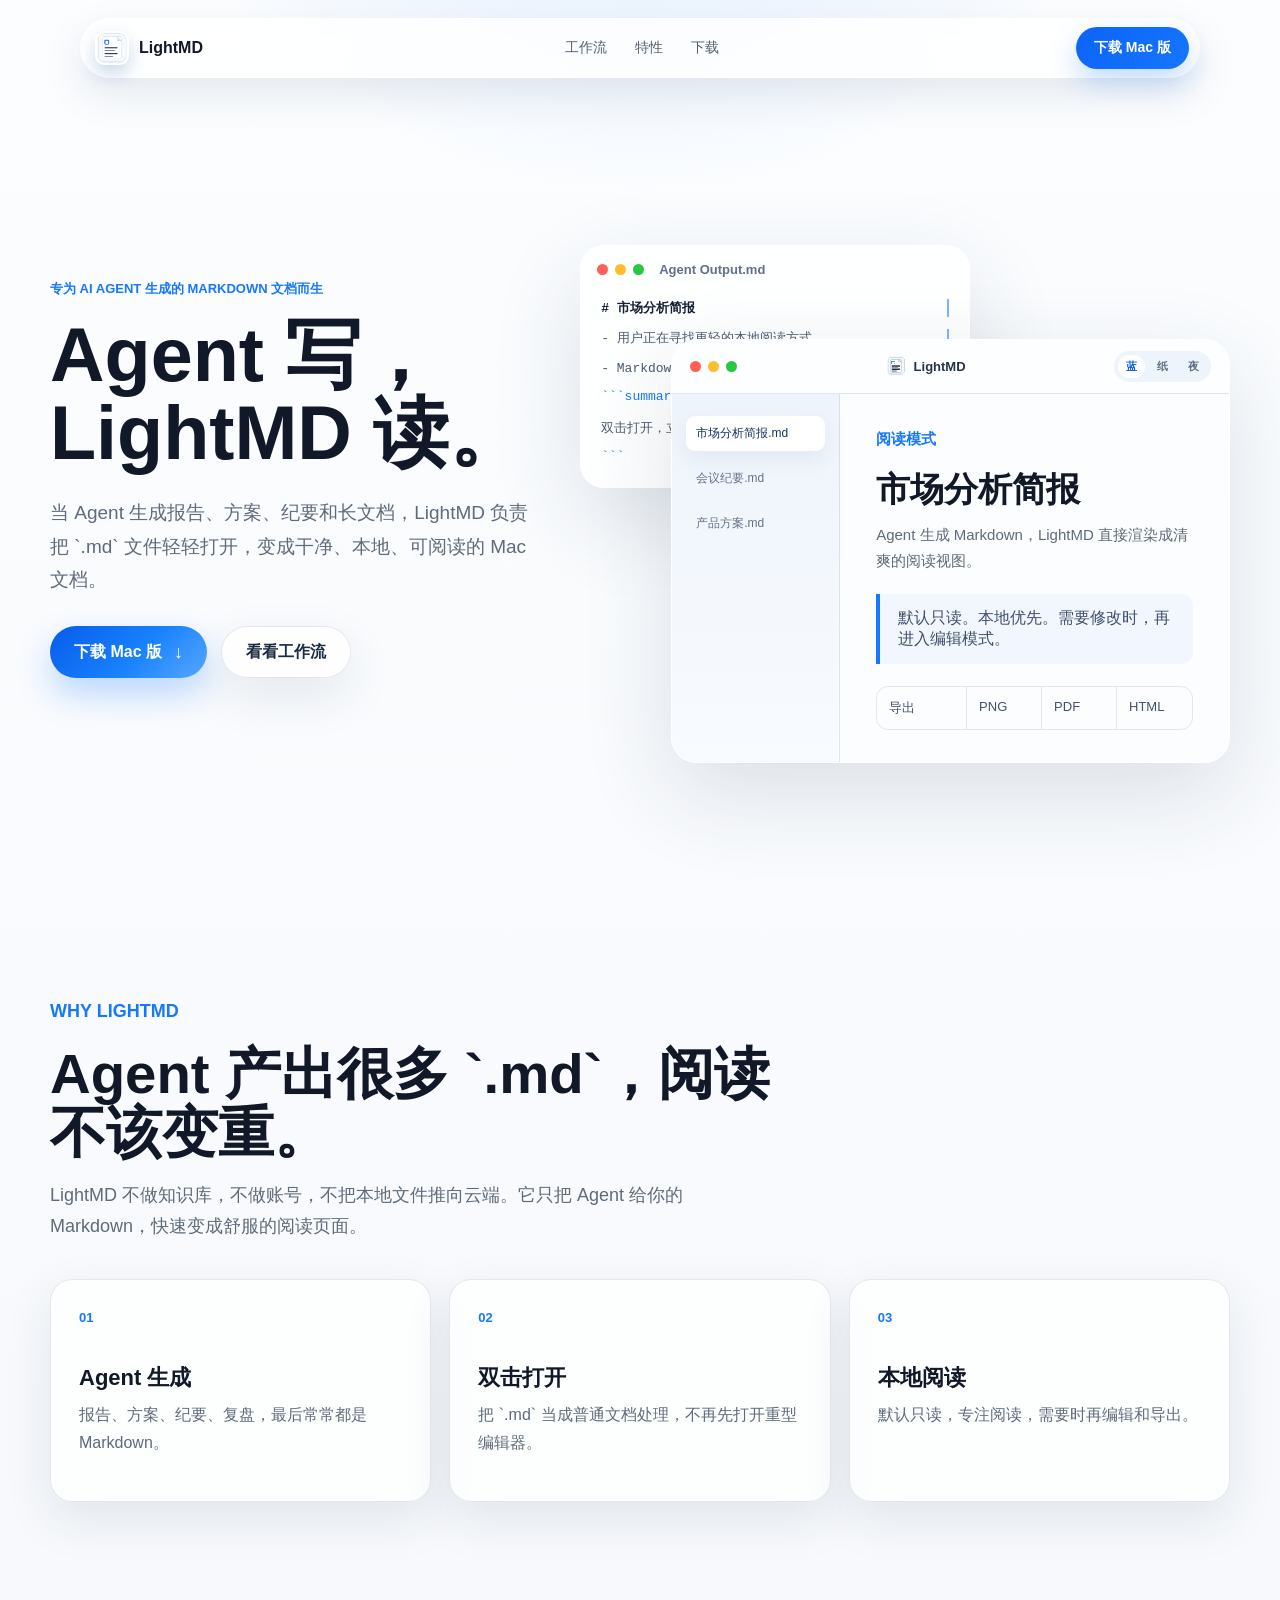
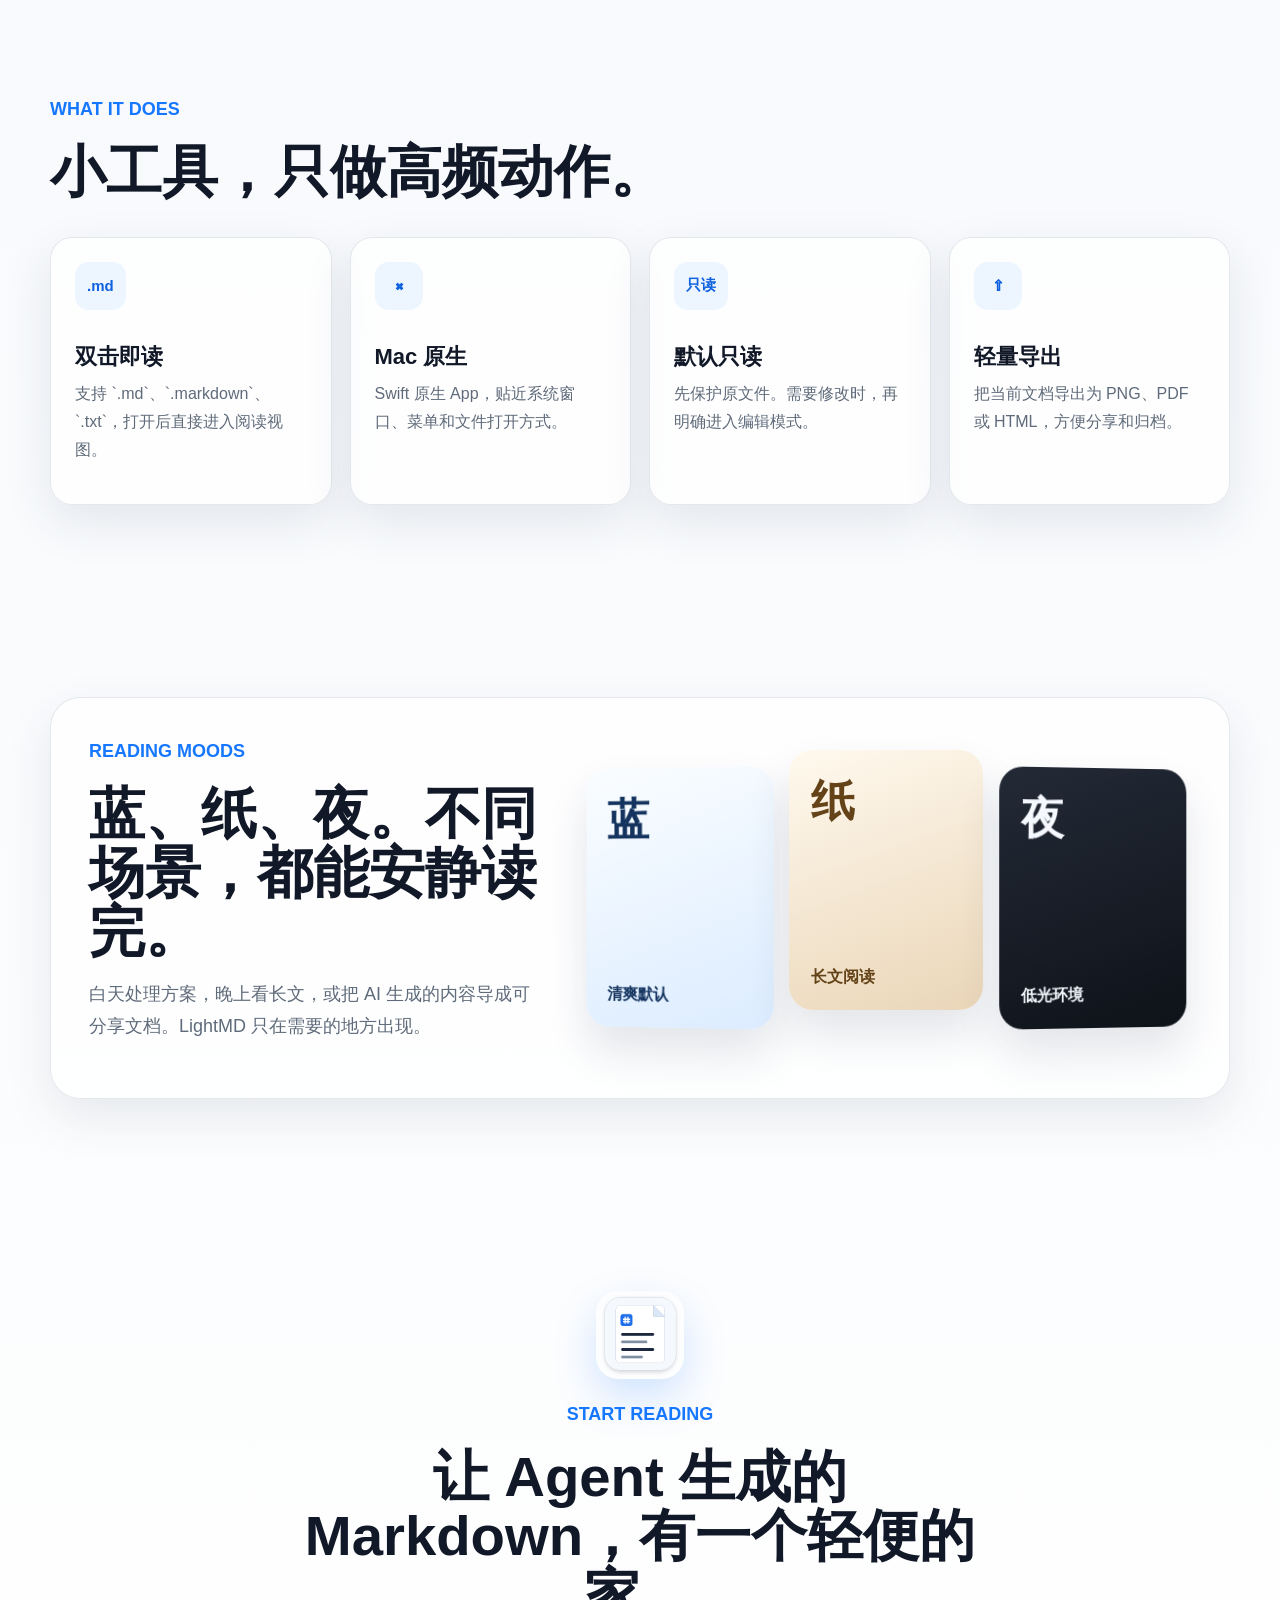
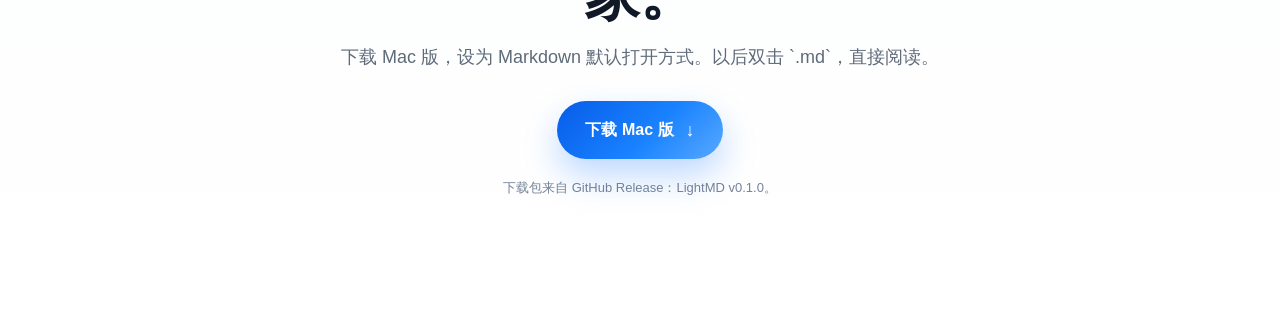
<file: index.html>
<!doctype html>
<html lang="zh-CN">
<head>
  <meta charset="utf-8">
  <meta name="viewport" content="width=device-width, initial-scale=1">
  <meta http-equiv="refresh" content="0; url=./site/">
  <title>LightMD</title>
  <link rel="canonical" href="./site/">
  <script>
    window.location.replace("./site/");
  </script>
</head>
<body>
  <p><a href="./site/">打开 LightMD 官网</a></p>
</body>
</html>
</file>
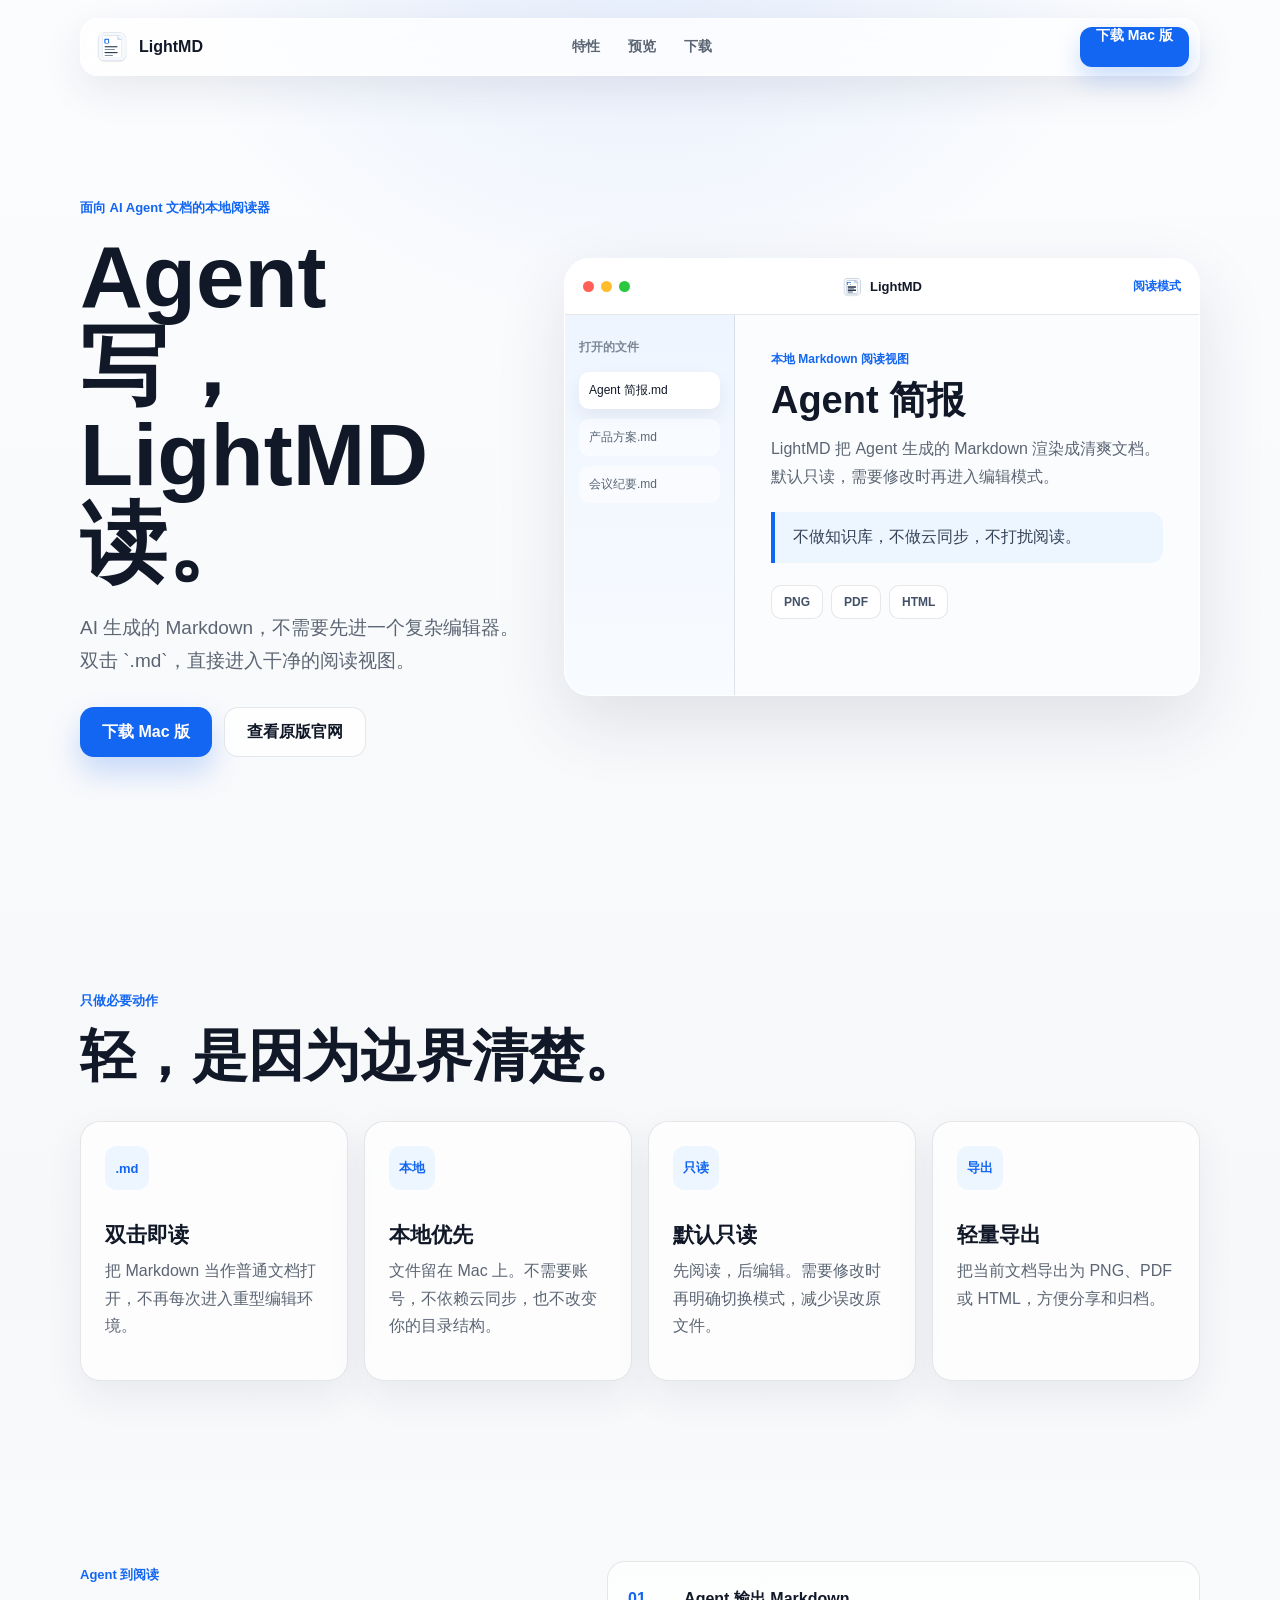
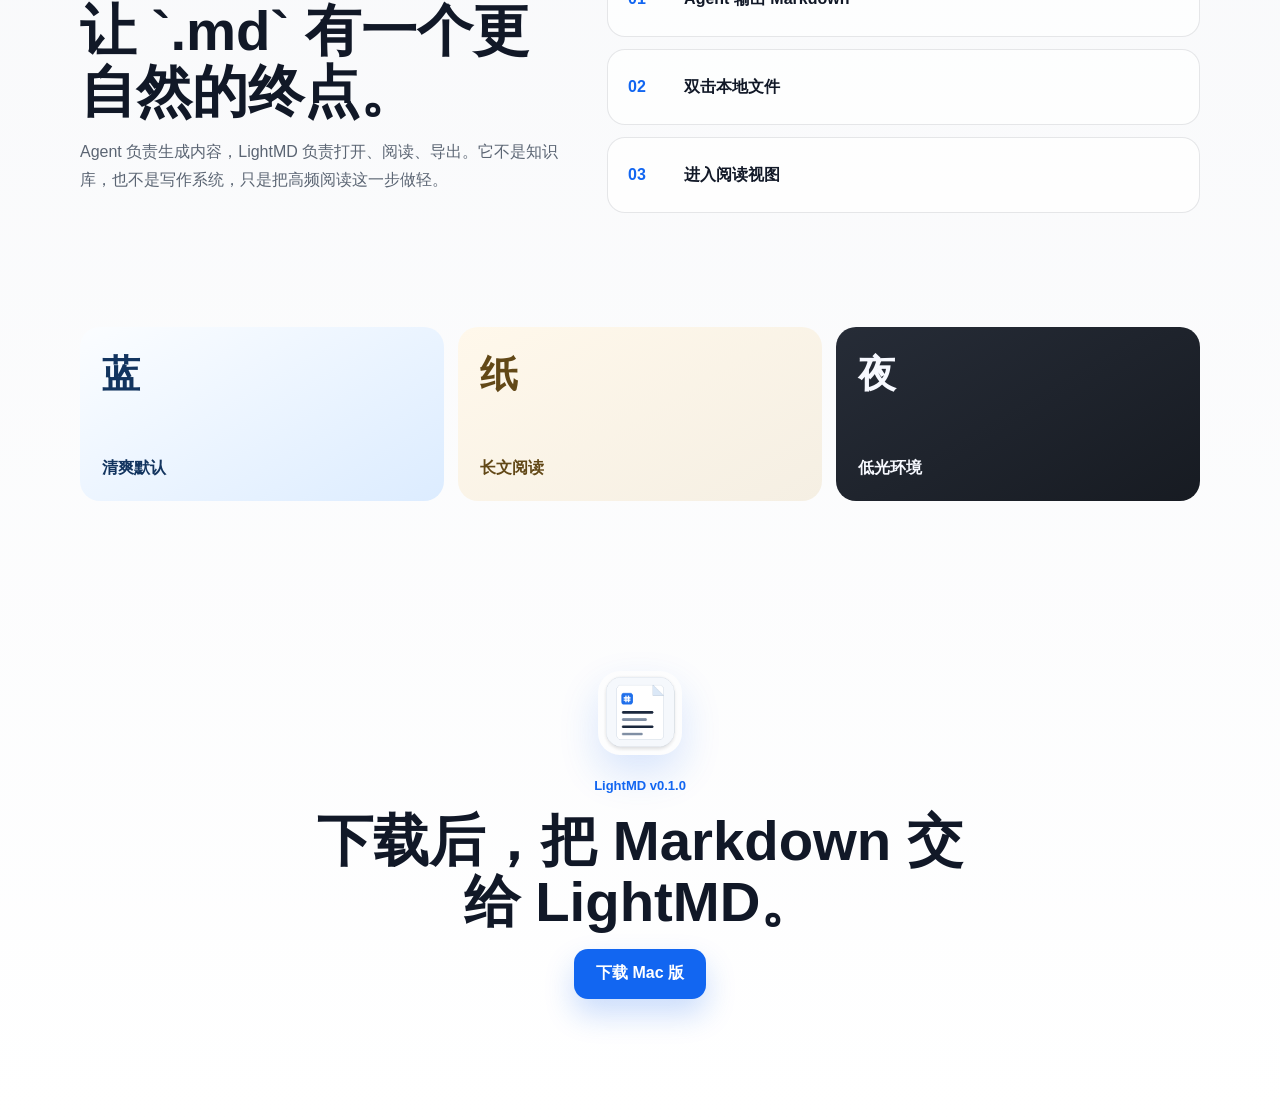
<file: site-v2/index.html>
<!doctype html>
<html lang="zh-CN">
<head>
  <meta charset="utf-8">
  <meta name="viewport" content="width=device-width, initial-scale=1">
  <title>LightMD v2 - Agent 写，LightMD 读</title>
  <meta name="description" content="LightMD 是给 AI Agent 生成的 Markdown 文档准备的轻量 Mac 阅读器。双击即读，本地优先，默认只读。">
  <link rel="icon" href="../Assets/AppIcon.iconset/icon_32x32.png">
  <link rel="stylesheet" href="./styles.css">
</head>
<body>
  <header class="site-header" aria-label="LightMD v2 导航">
    <a class="brand" href="#top" aria-label="LightMD 首页">
      <img src="../Assets/AppIcon.iconset/icon_128x128.png" alt="">
      <span>LightMD</span>
    </a>
    <nav aria-label="页面导航">
      <a href="#features">特性</a>
      <a href="#preview">预览</a>
      <a href="#download">下载</a>
    </nav>
    <a class="header-cta pressable" href="https://github.com/kellanxu/light-md-reader/releases/download/v0.1.0/LightMD.dmg">下载 Mac 版</a>
  </header>

  <main id="top">
    <section class="hero">
      <div class="hero-copy reveal">
        <p class="eyebrow">面向 AI Agent 文档的本地阅读器</p>
        <h1>Agent 写，LightMD 读。</h1>
        <p class="lead">AI 生成的 Markdown，不需要先进一个复杂编辑器。双击 `.md`，直接进入干净的阅读视图。</p>
        <div class="hero-actions">
          <a class="primary-button pressable" href="https://github.com/kellanxu/light-md-reader/releases/download/v0.1.0/LightMD.dmg">下载 Mac 版</a>
          <a class="secondary-button pressable" href="../site/">查看原版官网</a>
        </div>
      </div>

      <div class="product-preview reveal" aria-label="LightMD 阅读界面预览">
        <div class="window">
          <div class="window-bar">
            <div class="traffic" aria-hidden="true">
              <span></span><span></span><span></span>
            </div>
            <div class="window-title">
              <img src="../Assets/AppIcon.iconset/icon_32x32.png" alt="">
              <strong>LightMD</strong>
            </div>
            <div class="mode">阅读模式</div>
          </div>
          <div class="window-body">
            <aside>
              <p>打开的文件</p>
              <span class="active">Agent 简报.md</span>
              <span>产品方案.md</span>
              <span>会议纪要.md</span>
            </aside>
            <article>
              <small>本地 Markdown 阅读视图</small>
              <h2>Agent 简报</h2>
              <p>LightMD 把 Agent 生成的 Markdown 渲染成清爽文档。默认只读，需要修改时再进入编辑模式。</p>
              <blockquote>不做知识库，不做云同步，不打扰阅读。</blockquote>
              <div class="export-list">
                <span>PNG</span>
                <span>PDF</span>
                <span>HTML</span>
              </div>
            </article>
          </div>
        </div>
      </div>
    </section>

    <section id="features" class="feature-section">
      <div class="section-heading reveal">
        <p class="eyebrow">只做必要动作</p>
        <h2>轻，是因为边界清楚。</h2>
      </div>
      <div class="feature-grid">
        <article class="feature-card reveal">
          <span>.md</span>
          <h3>双击即读</h3>
          <p>把 Markdown 当作普通文档打开，不再每次进入重型编辑环境。</p>
        </article>
        <article class="feature-card reveal">
          <span>本地</span>
          <h3>本地优先</h3>
          <p>文件留在 Mac 上。不需要账号，不依赖云同步，也不改变你的目录结构。</p>
        </article>
        <article class="feature-card reveal">
          <span>只读</span>
          <h3>默认只读</h3>
          <p>先阅读，后编辑。需要修改时再明确切换模式，减少误改原文件。</p>
        </article>
        <article class="feature-card reveal">
          <span>导出</span>
          <h3>轻量导出</h3>
          <p>把当前文档导出为 PNG、PDF 或 HTML，方便分享和归档。</p>
        </article>
      </div>
    </section>

    <section id="preview" class="workflow-section">
      <div class="workflow-copy reveal">
        <p class="eyebrow">Agent 到阅读</p>
        <h2>让 `.md` 有一个更自然的终点。</h2>
        <p>Agent 负责生成内容，LightMD 负责打开、阅读、导出。它不是知识库，也不是写作系统，只是把高频阅读这一步做轻。</p>
      </div>
      <div class="workflow-list reveal">
        <div>
          <span>01</span>
          <p>Agent 输出 Markdown</p>
        </div>
        <div>
          <span>02</span>
          <p>双击本地文件</p>
        </div>
        <div>
          <span>03</span>
          <p>进入阅读视图</p>
        </div>
      </div>
    </section>

    <section class="theme-section">
      <div class="theme-card blue reveal">
        <strong>蓝</strong>
        <span>清爽默认</span>
      </div>
      <div class="theme-card paper reveal">
        <strong>纸</strong>
        <span>长文阅读</span>
      </div>
      <div class="theme-card night reveal">
        <strong>夜</strong>
        <span>低光环境</span>
      </div>
    </section>

    <section id="download" class="download-section reveal">
      <img src="../Assets/AppIcon.iconset/icon_256x256.png" alt="LightMD 图标">
      <p class="eyebrow">LightMD v0.1.0</p>
      <h2>下载后，把 Markdown 交给 LightMD。</h2>
      <a class="primary-button pressable" href="https://github.com/kellanxu/light-md-reader/releases/download/v0.1.0/LightMD.dmg">下载 Mac 版</a>
    </section>
  </main>

  <script src="./main.js"></script>
</body>
</html>
</file>
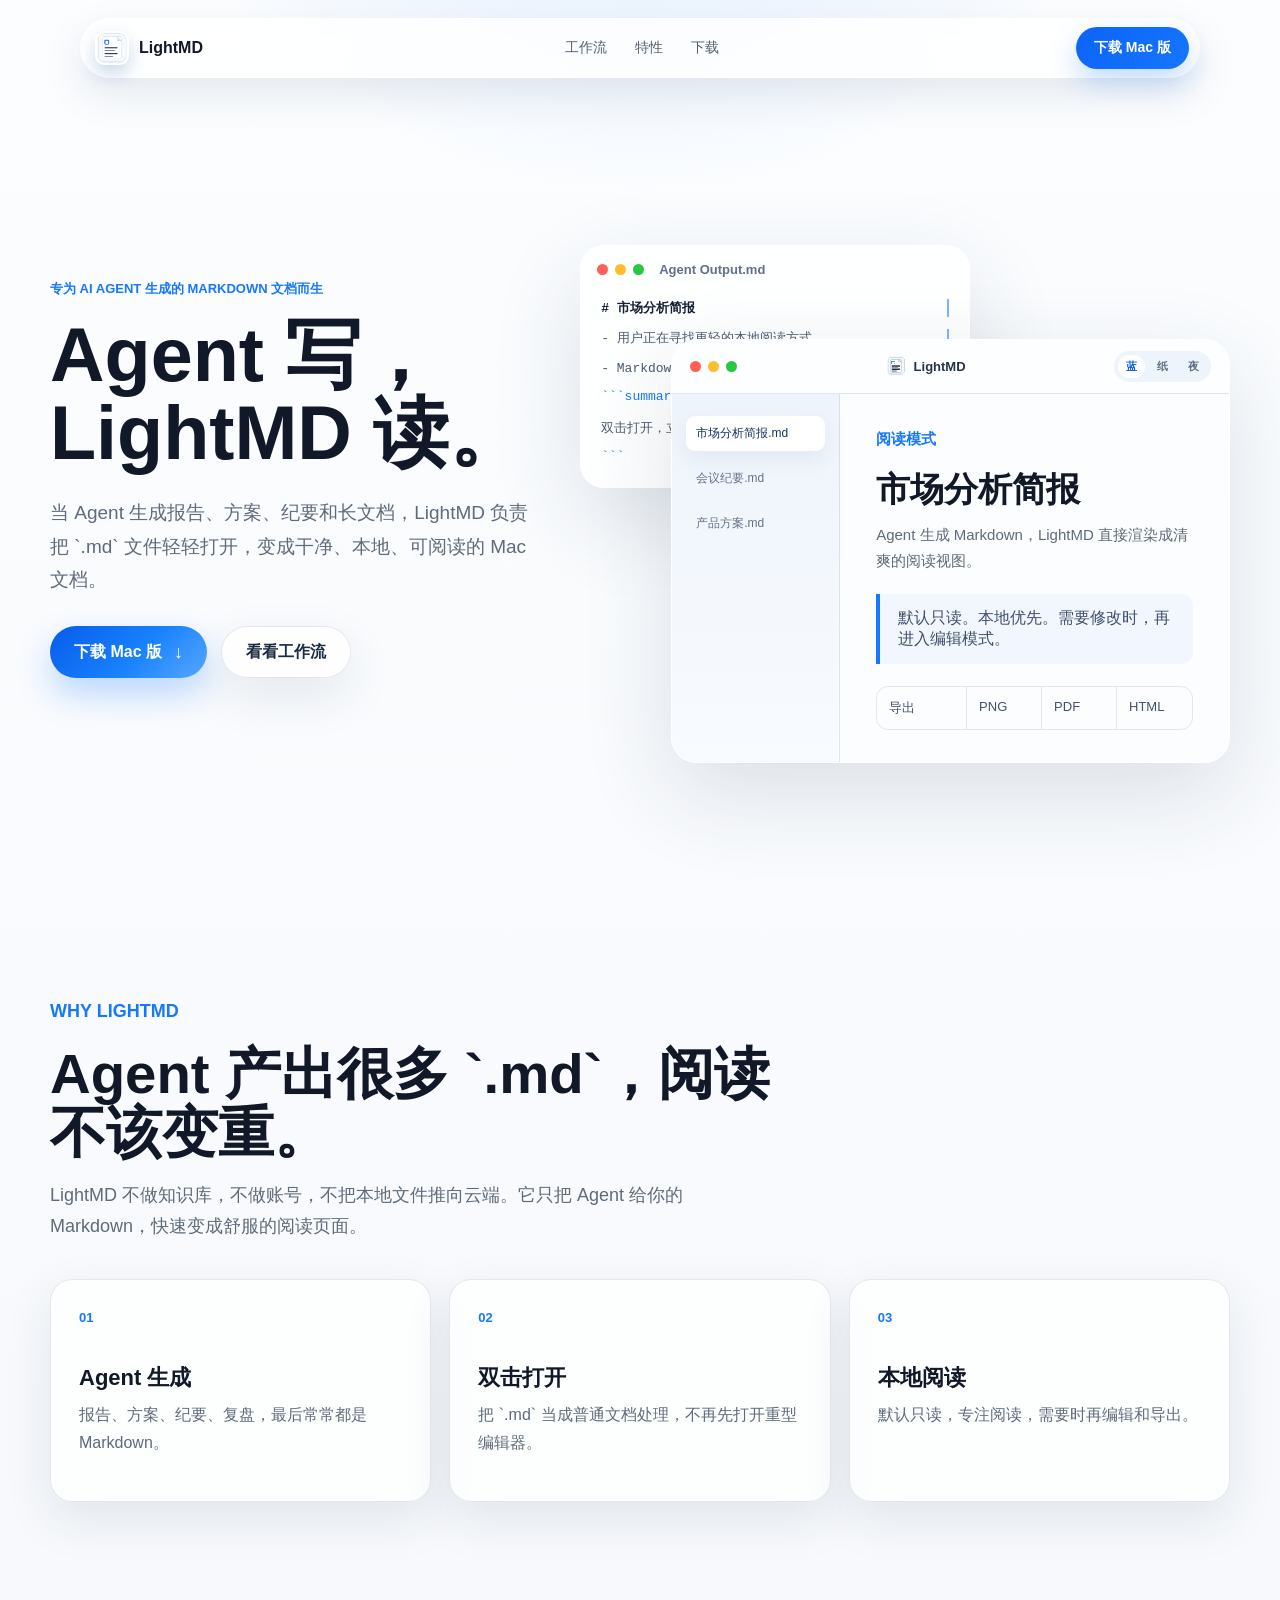
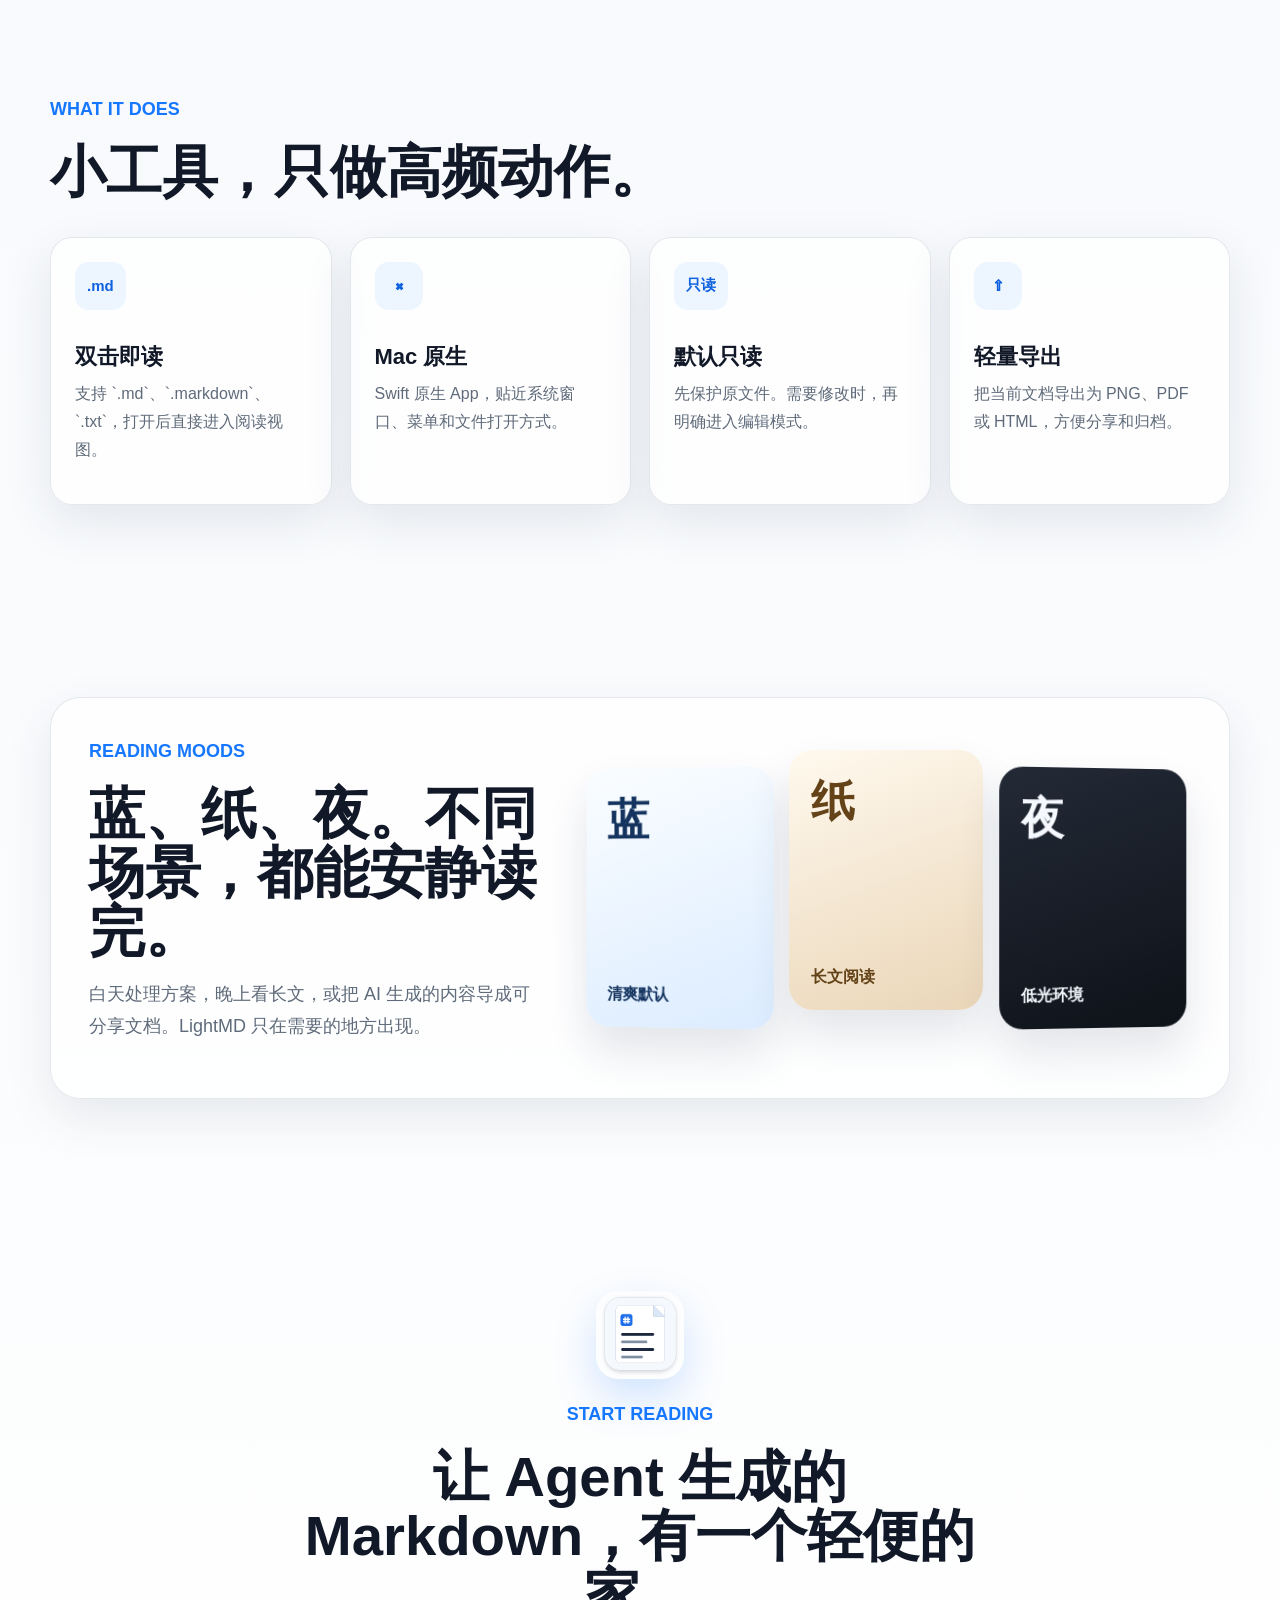
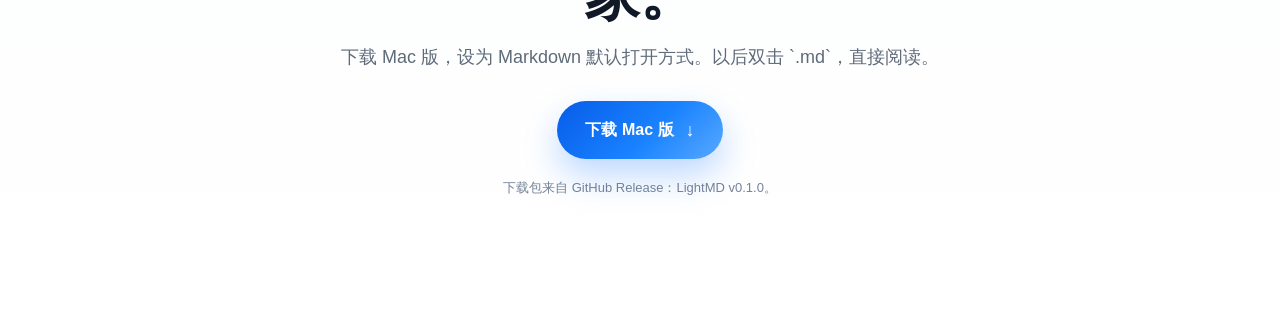
<file: site/index.html>
<!doctype html>
<html lang="zh-CN">
<head>
  <meta charset="utf-8">
  <meta name="viewport" content="width=device-width, initial-scale=1">
  <title>LightMD - Agent 写，LightMD 读</title>
  <meta name="description" content="LightMD 是专为 AI Agent 生成的 Markdown 文档准备的轻量 Mac 阅读器。双击即读，本地优先，默认只读。">
  <link rel="icon" href="../Assets/AppIcon.iconset/icon_32x32.png">
  <link rel="stylesheet" href="./styles.css">
</head>
<body>
  <div class="page-shell">
    <header class="site-header" aria-label="LightMD 官网导航">
      <a class="brand" href="#top" aria-label="LightMD 首页">
        <img src="../Assets/AppIcon.iconset/icon_128x128.png" alt="" class="brand-icon">
        <span>LightMD</span>
      </a>
      <nav class="nav-links" aria-label="页面导航">
        <a href="#flow">工作流</a>
        <a href="#features">特性</a>
        <a href="#download">下载</a>
      </nav>
      <a class="nav-download pressable" href="https://github.com/kellanxu/light-md-reader/releases/download/v0.1.0/LightMD.dmg">下载 Mac 版</a>
    </header>

    <main id="top">
      <section class="hero section-band">
        <div class="hero-copy reveal">
          <p class="eyebrow">专为 AI Agent 生成的 Markdown 文档而生</p>
          <h1>Agent 写，<br>LightMD 读。</h1>
          <p class="hero-subtitle">当 Agent 生成报告、方案、纪要和长文档，LightMD 负责把 `.md` 文件轻轻打开，变成干净、本地、可阅读的 Mac 文档。</p>
          <div class="hero-actions">
            <a class="primary-button pressable sparkle-target" href="https://github.com/kellanxu/light-md-reader/releases/download/v0.1.0/LightMD.dmg">
              <span>下载 Mac 版</span>
              <span class="button-arrow">↓</span>
            </a>
            <a class="secondary-button pressable" href="#flow">看看工作流</a>
          </div>
        </div>

        <div class="hero-stage reveal" aria-label="Agent 生成 Markdown 后由 LightMD 阅读的动态演示">
          <div class="flow-rail" aria-hidden="true">
            <span></span>
          </div>
          <article class="agent-panel demo-card" aria-label="Agent 生成的 Markdown">
            <div class="panel-top">
              <span class="dot red"></span>
              <span class="dot yellow"></span>
              <span class="dot green"></span>
              <strong>Agent Output.md</strong>
            </div>
            <div class="markdown-lines" aria-hidden="true">
              <span class="line title"># 市场分析简报</span>
              <span class="line wide">- 用户正在寻找更轻的本地阅读方式</span>
              <span class="line mid">- Markdown 是 Agent 的默认产物</span>
              <span class="line code">```summary</span>
              <span class="line short">双击打开，立即阅读</span>
              <span class="line code">```</span>
            </div>
          </article>

          <article class="reader-window demo-card" aria-label="LightMD 阅读界面预览">
            <div class="window-bar">
              <div class="traffic">
                <span class="dot red"></span>
                <span class="dot yellow"></span>
                <span class="dot green"></span>
              </div>
              <div class="window-title">
                <img src="../Assets/AppIcon.iconset/icon_32x32.png" alt="">
                <span>LightMD</span>
              </div>
              <div class="theme-switch" aria-hidden="true">
                <span>蓝</span><span>纸</span><span>夜</span>
              </div>
            </div>
            <div class="reader-body">
              <aside class="reader-sidebar">
                <span class="file-pill active">市场分析简报.md</span>
                <span class="file-pill">会议纪要.md</span>
                <span class="file-pill">产品方案.md</span>
              </aside>
              <section class="reader-content">
                <p class="doc-label">阅读模式</p>
                <h2>市场分析简报</h2>
                <p>Agent 生成 Markdown，LightMD 直接渲染成清爽的阅读视图。</p>
                <blockquote>默认只读。本地优先。需要修改时，再进入编辑模式。</blockquote>
                <div class="doc-table">
                  <span>导出</span><span>PNG</span><span>PDF</span><span>HTML</span>
                </div>
              </section>
            </div>
          </article>
        </div>
      </section>

      <section id="flow" class="flow-section section-band">
        <div class="section-heading reveal">
          <p class="eyebrow">Why LightMD</p>
          <h2>Agent 产出很多 `.md`，阅读不该变重。</h2>
          <p>LightMD 不做知识库，不做账号，不把本地文件推向云端。它只把 Agent 给你的 Markdown，快速变成舒服的阅读页面。</p>
        </div>
        <div class="workflow reveal">
          <div class="workflow-step">
            <span class="step-index">01</span>
            <h3>Agent 生成</h3>
            <p>报告、方案、纪要、复盘，最后常常都是 Markdown。</p>
          </div>
          <div class="workflow-step">
            <span class="step-index">02</span>
            <h3>双击打开</h3>
            <p>把 `.md` 当成普通文档处理，不再先打开重型编辑器。</p>
          </div>
          <div class="workflow-step">
            <span class="step-index">03</span>
            <h3>本地阅读</h3>
            <p>默认只读，专注阅读，需要时再编辑和导出。</p>
          </div>
        </div>
      </section>

      <section id="features" class="features-section section-band">
        <div class="section-heading reveal">
          <p class="eyebrow">What it does</p>
          <h2>小工具，只做高频动作。</h2>
        </div>
        <div class="feature-grid">
          <article class="feature-card reveal pressable">
            <span class="feature-icon">.md</span>
            <h3>双击即读</h3>
            <p>支持 `.md`、`.markdown`、`.txt`，打开后直接进入阅读视图。</p>
          </article>
          <article class="feature-card reveal pressable">
            <span class="feature-icon">⌘</span>
            <h3>Mac 原生</h3>
            <p>Swift 原生 App，贴近系统窗口、菜单和文件打开方式。</p>
          </article>
          <article class="feature-card reveal pressable">
            <span class="feature-icon">只读</span>
            <h3>默认只读</h3>
            <p>先保护原文件。需要修改时，再明确进入编辑模式。</p>
          </article>
          <article class="feature-card reveal pressable">
            <span class="feature-icon">⇧</span>
            <h3>轻量导出</h3>
            <p>把当前文档导出为 PNG、PDF 或 HTML，方便分享和归档。</p>
          </article>
        </div>
      </section>

      <section class="themes-section section-band">
        <div class="theme-showcase reveal">
          <div class="theme-copy">
            <p class="eyebrow">Reading moods</p>
            <h2>蓝、纸、夜。不同场景，都能安静读完。</h2>
            <p>白天处理方案，晚上看长文，或把 AI 生成的内容导成可分享文档。LightMD 只在需要的地方出现。</p>
          </div>
          <div class="theme-stack" aria-label="LightMD 三套主题预览">
            <div class="theme-card blue-theme">
              <span>蓝</span>
              <strong>清爽默认</strong>
            </div>
            <div class="theme-card paper-theme">
              <span>纸</span>
              <strong>长文阅读</strong>
            </div>
            <div class="theme-card night-theme">
              <span>夜</span>
              <strong>低光环境</strong>
            </div>
          </div>
        </div>
      </section>

      <section id="download" class="download-section section-band reveal">
        <img src="../Assets/AppIcon.iconset/icon_256x256.png" alt="LightMD 图标" class="download-icon">
        <p class="eyebrow">Start reading</p>
        <h2>让 Agent 生成的 Markdown，有一个轻便的家。</h2>
        <p>下载 Mac 版，设为 Markdown 默认打开方式。以后双击 `.md`，直接阅读。</p>
        <a class="primary-button large pressable sparkle-target" href="https://github.com/kellanxu/light-md-reader/releases/download/v0.1.0/LightMD.dmg">
          <span>下载 Mac 版</span>
          <span class="button-arrow">↓</span>
        </a>
        <p class="download-note">下载包来自 GitHub Release：LightMD v0.1.0。</p>
      </section>
    </main>
  </div>

  <script src="./main.js"></script>
</body>
</html>
</file>
<file: site-v2/styles.css>
:root {
  --bg: #f7f8fa;
  --surface: rgba(255, 255, 255, 0.78);
  --surface-solid: #ffffff;
  --ink: #111827;
  --muted: #5b6573;
  --faint: #e7ebf0;
  --line: rgba(17, 24, 39, 0.1);
  --blue: #1266f1;
  --blue-soft: #edf5ff;
  --paper: #f5efe3;
  --night: #171b22;
  --shadow: 0 26px 70px rgba(30, 45, 68, 0.12);
}

* {
  box-sizing: border-box;
}

html {
  scroll-behavior: smooth;
}

body {
  margin: 0;
  color: var(--ink);
  font-family: -apple-system, BlinkMacSystemFont, "SF Pro Display", "SF Pro Text", "PingFang SC", "Hiragino Sans GB", "Microsoft YaHei", sans-serif;
  background:
    radial-gradient(circle at 50% -8%, rgba(18, 102, 241, 0.13), transparent 34rem),
    linear-gradient(180deg, #fbfcfe 0%, var(--bg) 46%, #ffffff 100%);
  letter-spacing: 0;
}

a {
  color: inherit;
  text-decoration: none;
}

.site-header {
  position: fixed;
  top: 18px;
  left: 50%;
  z-index: 20;
  display: grid;
  grid-template-columns: 1fr auto 1fr;
  align-items: center;
  width: min(1120px, calc(100% - 32px));
  min-height: 58px;
  padding: 8px 10px 8px 14px;
  border: 1px solid rgba(255, 255, 255, 0.72);
  border-radius: 18px;
  background: rgba(255, 255, 255, 0.72);
  box-shadow: 0 14px 40px rgba(30, 45, 68, 0.09);
  backdrop-filter: blur(22px);
  transform: translateX(-50%);
}

.brand,
.site-header nav,
.hero-actions,
.traffic,
.window-title,
.export-list {
  display: flex;
  align-items: center;
}

.brand {
  gap: 10px;
  justify-self: start;
  font-size: 16px;
  font-weight: 750;
}

.brand img {
  width: 34px;
  height: 34px;
  border-radius: 9px;
}

.site-header nav {
  gap: 28px;
  justify-self: center;
  color: var(--muted);
  font-size: 14px;
  font-weight: 650;
}

.header-cta {
  justify-self: end;
  min-height: 40px;
  padding: 0 16px;
  border-radius: 12px;
  color: #ffffff;
  font-size: 14px;
  font-weight: 750;
  background: var(--blue);
  box-shadow: 0 12px 26px rgba(18, 102, 241, 0.22);
}

.hero,
.feature-section,
.workflow-section,
.theme-section,
.download-section {
  width: min(1120px, calc(100% - 40px));
  margin: 0 auto;
}

.hero {
  display: grid;
  grid-template-columns: minmax(0, 0.82fr) minmax(520px, 1.18fr);
  gap: 42px;
  align-items: center;
  min-height: 100vh;
  padding: 128px 0 74px;
}

.eyebrow {
  margin: 0 0 14px;
  color: var(--blue);
  font-size: 13px;
  font-weight: 760;
}

h1,
h2,
h3,
p {
  margin-top: 0;
}

h1 {
  max-width: 610px;
  margin-bottom: 24px;
  font-size: clamp(54px, 6.8vw, 88px);
  line-height: 1.02;
  font-weight: 820;
  letter-spacing: 0;
}

h2 {
  margin-bottom: 16px;
  font-size: clamp(34px, 4.4vw, 58px);
  line-height: 1.08;
  font-weight: 800;
  letter-spacing: 0;
}

h3 {
  margin-bottom: 10px;
  font-size: 21px;
  line-height: 1.2;
}

p {
  color: var(--muted);
  line-height: 1.72;
}

.lead {
  max-width: 560px;
  margin-bottom: 30px;
  font-size: 19px;
}

.hero-actions {
  flex-wrap: wrap;
  gap: 12px;
}

.primary-button,
.secondary-button {
  display: inline-flex;
  align-items: center;
  justify-content: center;
  min-height: 50px;
  padding: 0 22px;
  border-radius: 14px;
  font-size: 16px;
  font-weight: 760;
  transition: transform 160ms ease, box-shadow 160ms ease, border-color 160ms ease;
}

.primary-button {
  color: #ffffff;
  background: var(--blue);
  box-shadow: 0 15px 30px rgba(18, 102, 241, 0.22);
}

.secondary-button {
  border: 1px solid var(--line);
  color: var(--ink);
  background: rgba(255, 255, 255, 0.78);
}

.pressable:hover {
  transform: translateY(-1px);
}

.pressable:active,
.pressable.is-pressed {
  transform: scale(0.985);
}

.product-preview {
  position: relative;
}

.window {
  overflow: hidden;
  border: 1px solid rgba(255, 255, 255, 0.84);
  border-radius: 26px;
  background: var(--surface);
  box-shadow: var(--shadow);
  backdrop-filter: blur(20px);
}

.window-bar {
  display: grid;
  grid-template-columns: 1fr auto 1fr;
  align-items: center;
  height: 56px;
  padding: 0 18px;
  border-bottom: 1px solid var(--line);
  background: rgba(255, 255, 255, 0.78);
}

.traffic {
  gap: 7px;
}

.traffic span {
  width: 11px;
  height: 11px;
  border-radius: 999px;
}

.traffic span:nth-child(1) { background: #ff5f57; }
.traffic span:nth-child(2) { background: #ffbd2e; }
.traffic span:nth-child(3) { background: #28c840; }

.window-title {
  gap: 8px;
  justify-self: center;
  font-size: 13px;
}

.window-title img {
  width: 20px;
  height: 20px;
  border-radius: 5px;
}

.mode {
  justify-self: end;
  color: var(--blue);
  font-size: 12px;
  font-weight: 760;
}

.window-body {
  display: grid;
  grid-template-columns: 170px 1fr;
  min-height: 380px;
  background: #fbfcfe;
}

.window-body aside {
  padding: 22px 14px;
  border-right: 1px solid var(--line);
  background: linear-gradient(180deg, #eef5ff, #f8fbff);
}

.window-body aside p {
  margin-bottom: 14px;
  color: #7a8795;
  font-size: 12px;
  font-weight: 750;
}

.window-body aside span {
  display: block;
  margin-bottom: 10px;
  padding: 10px;
  border-radius: 10px;
  color: #586575;
  font-size: 12px;
  background: rgba(255, 255, 255, 0.54);
}

.window-body aside .active {
  color: var(--ink);
  background: #ffffff;
  box-shadow: 0 8px 18px rgba(30, 45, 68, 0.07);
}

.window-body article {
  padding: 34px 36px;
}

.window-body small {
  color: var(--blue);
  font-size: 12px;
  font-weight: 760;
}

.window-body h2 {
  margin: 12px 0 14px;
  font-size: 38px;
}

blockquote {
  margin: 22px 0;
  padding: 15px 18px;
  border-left: 4px solid var(--blue);
  border-radius: 0 13px 13px 0;
  color: #344257;
  background: var(--blue-soft);
}

.export-list {
  gap: 8px;
}

.export-list span {
  padding: 9px 12px;
  border: 1px solid var(--line);
  border-radius: 10px;
  color: #425167;
  font-size: 12px;
  font-weight: 760;
  background: #ffffff;
}

.feature-section,
.workflow-section,
.download-section {
  padding: 90px 0;
}

.section-heading,
.workflow-copy {
  max-width: 720px;
  margin-bottom: 34px;
}

.feature-grid {
  display: grid;
  grid-template-columns: repeat(4, 1fr);
  gap: 16px;
}

.feature-card {
  min-height: 230px;
  padding: 24px;
  border: 1px solid var(--line);
  border-radius: 20px;
  background: rgba(255, 255, 255, 0.7);
  box-shadow: 0 16px 38px rgba(30, 45, 68, 0.07);
}

.feature-card span {
  display: inline-flex;
  align-items: center;
  justify-content: center;
  min-width: 44px;
  height: 44px;
  margin-bottom: 32px;
  padding: 0 10px;
  border-radius: 12px;
  color: var(--blue);
  font-size: 13px;
  font-weight: 780;
  background: var(--blue-soft);
}

.workflow-section {
  display: grid;
  grid-template-columns: minmax(0, 0.9fr) minmax(360px, 1.1fr);
  gap: 42px;
  align-items: center;
}

.workflow-copy {
  margin-bottom: 0;
}

.workflow-list {
  display: grid;
  gap: 12px;
}

.workflow-list div {
  display: grid;
  grid-template-columns: 56px 1fr;
  align-items: center;
  min-height: 76px;
  padding: 0 20px;
  border: 1px solid var(--line);
  border-radius: 18px;
  background: rgba(255, 255, 255, 0.7);
}

.workflow-list span {
  color: var(--blue);
  font-weight: 780;
}

.workflow-list p {
  margin: 0;
  color: var(--ink);
  font-weight: 650;
}

.theme-section {
  display: grid;
  grid-template-columns: repeat(3, 1fr);
  gap: 14px;
  padding: 24px 0 80px;
}

.theme-card {
  min-height: 170px;
  padding: 22px;
  border-radius: 20px;
}

.theme-card strong {
  display: block;
  margin-bottom: 58px;
  font-size: 38px;
}

.theme-card span {
  font-weight: 720;
}

.theme-card.blue {
  color: #12345f;
  background: linear-gradient(150deg, #fbfdff, #dcecff);
}

.theme-card.paper {
  color: #624817;
  background: linear-gradient(150deg, #fff8eb, var(--paper));
}

.theme-card.night {
  color: #f7f9ff;
  background: linear-gradient(150deg, #262c37, var(--night));
}

.download-section {
  display: flex;
  flex-direction: column;
  align-items: center;
  text-align: center;
  padding-bottom: 120px;
}

.download-section img {
  width: 84px;
  height: 84px;
  margin-bottom: 20px;
  border-radius: 22px;
  box-shadow: 0 18px 40px rgba(18, 102, 241, 0.16);
}

.download-section h2 {
  max-width: 700px;
}

.reveal {
  opacity: 0;
  transform: translateY(18px);
  transition: opacity 620ms ease, transform 620ms ease;
}

.reveal.is-visible {
  opacity: 1;
  transform: translateY(0);
}

@media (max-width: 980px) {
  .site-header {
    grid-template-columns: 1fr auto;
  }

  .site-header nav {
    display: none;
  }

  .hero,
  .workflow-section {
    grid-template-columns: 1fr;
  }

  .hero {
    min-height: auto;
  }

  .feature-grid {
    grid-template-columns: repeat(2, 1fr);
  }
}

@media (max-width: 680px) {
  .site-header {
    top: 10px;
    width: calc(100% - 20px);
  }

  .brand span {
    display: none;
  }

  .header-cta {
    font-size: 13px;
  }

  .hero,
  .feature-section,
  .workflow-section,
  .theme-section,
  .download-section {
    width: calc(100% - 28px);
  }

  .hero {
    padding-top: 110px;
  }

  h1 {
    font-size: clamp(46px, 12.8vw, 60px);
  }

  h2 {
    font-size: clamp(32px, 9.2vw, 44px);
  }

  .lead {
    font-size: 17px;
  }

  .window-body {
    grid-template-columns: 1fr;
  }

  .window-body aside {
    display: flex;
    gap: 8px;
    overflow: hidden;
    border-right: 0;
    border-bottom: 1px solid var(--line);
  }

  .window-body aside p {
    display: none;
  }

  .window-body aside span {
    flex: 0 0 auto;
    margin-bottom: 0;
  }

  .window-body article {
    padding: 28px 22px;
  }

  .window-body h2 {
    font-size: 32px;
  }

  .feature-grid,
  .theme-section {
    grid-template-columns: 1fr;
  }

  .feature-card {
    min-height: auto;
  }
}

@media (prefers-reduced-motion: reduce) {
  *,
  *::before,
  *::after {
    scroll-behavior: auto !important;
    animation-duration: 0.001ms !important;
    animation-iteration-count: 1 !important;
    transition-duration: 0.001ms !important;
  }

  .reveal {
    opacity: 1;
    transform: none;
  }
}
</file>
<file: site/styles.css>
:root {
  --bg: #f7f9fc;
  --surface: rgba(255, 255, 255, 0.82);
  --surface-strong: #ffffff;
  --ink: #111827;
  --muted: #5f6b7a;
  --soft: #dfe7f2;
  --line: rgba(75, 92, 118, 0.14);
  --blue: #1677ff;
  --blue-2: #62a6ff;
  --shadow: 0 30px 90px rgba(42, 61, 92, 0.14);
  --shadow-soft: 0 18px 48px rgba(42, 61, 92, 0.1);
}

* {
  box-sizing: border-box;
}

html {
  scroll-behavior: smooth;
}

body {
  margin: 0;
  color: var(--ink);
  font-family: -apple-system, BlinkMacSystemFont, "SF Pro Display", "SF Pro Text", "PingFang SC", "Hiragino Sans GB", "Microsoft YaHei", sans-serif;
  background:
    radial-gradient(circle at 50% -10%, rgba(22, 119, 255, 0.18), transparent 34rem),
    linear-gradient(180deg, #fbfdff 0%, var(--bg) 42%, #ffffff 100%);
  letter-spacing: 0;
}

a {
  color: inherit;
  text-decoration: none;
}

.page-shell {
  min-height: 100vh;
  overflow: hidden;
}

.site-header {
  position: fixed;
  top: 18px;
  left: 50%;
  z-index: 20;
  display: grid;
  grid-template-columns: 1fr auto 1fr;
  align-items: center;
  width: min(1120px, calc(100% - 32px));
  height: 60px;
  padding: 8px 10px 8px 14px;
  border: 1px solid rgba(255, 255, 255, 0.78);
  border-radius: 999px;
  background: rgba(255, 255, 255, 0.76);
  box-shadow: 0 16px 40px rgba(44, 63, 91, 0.1);
  backdrop-filter: blur(22px);
  transform: translateX(-50%);
}

.brand,
.nav-links,
.hero-actions,
.window-title,
.traffic,
.theme-switch {
  display: flex;
  align-items: center;
}

.brand {
  gap: 10px;
  justify-self: start;
  font-size: 16px;
  font-weight: 700;
}

.brand-icon {
  width: 34px;
  height: 34px;
  border-radius: 9px;
  box-shadow: 0 8px 18px rgba(13, 74, 160, 0.22);
}

.nav-links {
  gap: 28px;
  justify-self: center;
  color: #506070;
  font-size: 14px;
}

.nav-links a {
  transition: color 180ms ease;
}

.nav-links a:hover {
  color: var(--ink);
}

.nav-download {
  justify-self: end;
  padding: 12px 18px;
  border-radius: 999px;
  color: #ffffff;
  font-size: 14px;
  font-weight: 700;
  background: linear-gradient(135deg, #0b63f6, var(--blue));
  box-shadow: 0 12px 28px rgba(22, 119, 255, 0.26);
}

.section-band {
  width: min(1180px, calc(100% - 40px));
  margin: 0 auto;
}

.hero {
  display: grid;
  grid-template-columns: minmax(0, 0.86fr) minmax(540px, 1.14fr);
  gap: 40px;
  align-items: center;
  min-height: 100vh;
  padding: 128px 0 72px;
}

.eyebrow {
  margin: 0 0 16px;
  color: var(--blue);
  font-size: 13px;
  font-weight: 800;
  letter-spacing: 0;
  text-transform: uppercase;
}

h1,
h2,
h3,
p {
  margin-top: 0;
}

h1 {
  margin-bottom: 24px;
  font-size: clamp(52px, 5.9vw, 76px);
  line-height: 1.03;
  font-weight: 800;
  letter-spacing: 0;
}

h2 {
  margin-bottom: 18px;
  font-size: clamp(34px, 4.4vw, 62px);
  line-height: 1.05;
  font-weight: 800;
  letter-spacing: 0;
}

h3 {
  margin-bottom: 10px;
  font-size: 22px;
  line-height: 1.2;
}

p {
  color: var(--muted);
  line-height: 1.75;
}

.hero-subtitle {
  max-width: 610px;
  margin-bottom: 30px;
  font-size: 19px;
}

.hero-actions {
  flex-wrap: wrap;
  gap: 14px;
}

.primary-button,
.secondary-button {
  position: relative;
  display: inline-flex;
  align-items: center;
  justify-content: center;
  min-height: 52px;
  padding: 0 24px;
  border-radius: 999px;
  font-size: 16px;
  font-weight: 800;
  overflow: hidden;
  isolation: isolate;
}

.primary-button {
  gap: 12px;
  color: #ffffff;
  background: linear-gradient(135deg, #075ce8 0%, #1982ff 56%, #58a9ff 100%);
  box-shadow: 0 16px 34px rgba(22, 119, 255, 0.28);
}

.primary-button::before {
  content: "";
  position: absolute;
  inset: -35% auto -35% -60%;
  z-index: -1;
  width: 58%;
  background: linear-gradient(100deg, transparent, rgba(255, 255, 255, 0.48), transparent);
  transform: skewX(-18deg);
  transition: left 560ms ease;
}

.primary-button:hover::before {
  left: 108%;
}

.secondary-button {
  color: #1c2d43;
  background: rgba(255, 255, 255, 0.78);
  border: 1px solid var(--line);
  box-shadow: var(--shadow-soft);
}

.button-arrow {
  font-size: 18px;
}

.pressable {
  transition: transform 180ms ease, box-shadow 180ms ease, border-color 180ms ease;
}

.pressable:hover {
  transform: translateY(-2px);
}

.pressable:active,
.pressable.is-pressed {
  transform: scale(0.975);
}

.hero-stage {
  position: relative;
  min-height: 610px;
}

.demo-card {
  border: 1px solid rgba(255, 255, 255, 0.74);
  background: rgba(255, 255, 255, 0.8);
  box-shadow: var(--shadow);
  backdrop-filter: blur(22px);
}

.agent-panel {
  position: absolute;
  top: 72px;
  left: 0;
  z-index: 2;
  width: min(390px, 62%);
  padding: 16px;
  border-radius: 24px;
  animation: agentFloat 7s ease-in-out infinite;
}

.panel-top,
.window-bar {
  display: flex;
  align-items: center;
}

.panel-top {
  gap: 7px;
  margin-bottom: 18px;
}

.panel-top strong {
  margin-left: 8px;
  color: #617086;
  font-size: 13px;
}

.dot {
  display: inline-block;
  width: 11px;
  height: 11px;
  border-radius: 999px;
}

.red { background: #ff5f57; }
.yellow { background: #ffbd2e; }
.green { background: #28c840; }

.markdown-lines {
  display: grid;
  gap: 12px;
  padding: 4px;
  font-family: "SF Mono", Menlo, Consolas, monospace;
  font-size: 13px;
}

.line {
  display: block;
  min-height: 18px;
  color: #4b5a6d;
  white-space: nowrap;
  overflow: hidden;
  border-right: 2px solid rgba(22, 119, 255, 0.55);
  animation: typing 5.4s steps(28, end) infinite;
}

.line.title {
  color: #152033;
  font-weight: 800;
}

.line.wide { width: 100%; animation-delay: 0.25s; }
.line.mid { width: 84%; animation-delay: 0.45s; }
.line.short { width: 62%; animation-delay: 0.65s; }
.line.code { width: 42%; color: #1677ff; animation-delay: 0.55s; }

.flow-rail {
  position: absolute;
  top: 255px;
  left: 250px;
  z-index: 1;
  width: 210px;
  height: 2px;
  background: linear-gradient(90deg, rgba(22, 119, 255, 0), rgba(22, 119, 255, 0.42));
}

.flow-rail span {
  position: absolute;
  top: 50%;
  left: 0;
  width: 10px;
  height: 10px;
  border-radius: 999px;
  background: var(--blue);
  box-shadow: 0 0 0 8px rgba(22, 119, 255, 0.12);
  animation: fileTravel 3.2s ease-in-out infinite;
}

.reader-window {
  position: absolute;
  right: 0;
  bottom: 20px;
  z-index: 3;
  width: min(610px, 86%);
  border-radius: 26px;
  overflow: hidden;
  animation: readerFloat 7s ease-in-out infinite;
}

.window-bar {
  justify-content: space-between;
  gap: 16px;
  height: 54px;
  padding: 0 18px;
  border-bottom: 1px solid var(--line);
  background: rgba(252, 254, 255, 0.9);
}

.traffic {
  gap: 7px;
}

.window-title {
  gap: 8px;
  color: #263449;
  font-size: 13px;
  font-weight: 800;
}

.window-title img {
  width: 20px;
  height: 20px;
  border-radius: 5px;
}

.theme-switch {
  gap: 4px;
  padding: 4px;
  border-radius: 999px;
  background: #eef4fb;
}

.theme-switch span {
  padding: 4px 8px;
  border-radius: 999px;
  color: #627087;
  font-size: 11px;
  font-weight: 800;
}

.theme-switch span:first-child {
  color: #0f62df;
  background: #ffffff;
}

.reader-body {
  display: grid;
  grid-template-columns: 168px 1fr;
  min-height: 360px;
  background: #fbfdff;
}

.reader-sidebar {
  display: grid;
  align-content: start;
  gap: 10px;
  padding: 22px 14px;
  background: linear-gradient(180deg, #eef4fb, #f8fbff);
  border-right: 1px solid var(--line);
}

.file-pill {
  display: block;
  min-height: 34px;
  padding: 9px 10px;
  border-radius: 9px;
  color: #637187;
  font-size: 12px;
  white-space: nowrap;
  overflow: hidden;
  text-overflow: ellipsis;
}

.file-pill.active {
  color: #14345f;
  background: #ffffff;
  box-shadow: 0 8px 20px rgba(64, 87, 120, 0.08);
}

.reader-content {
  padding: 32px 36px;
}

.doc-label {
  margin-bottom: 8px;
  color: var(--blue);
  font-size: 12px;
  font-weight: 800;
}

.reader-content h2 {
  margin-bottom: 14px;
  font-size: 34px;
}

.reader-content p {
  margin-bottom: 20px;
  font-size: 15px;
}

blockquote {
  margin: 0 0 22px;
  padding: 14px 18px;
  border-left: 4px solid var(--blue);
  border-radius: 0 12px 12px 0;
  color: #40506a;
  background: #f1f6ff;
}

.doc-table {
  display: grid;
  grid-template-columns: 1.2fr repeat(3, 1fr);
  overflow: hidden;
  border: 1px solid var(--line);
  border-radius: 12px;
}

.doc-table span {
  padding: 12px;
  color: #43526a;
  font-size: 13px;
  border-right: 1px solid var(--line);
}

.doc-table span:last-child {
  border-right: 0;
}

.flow-section,
.features-section,
.themes-section,
.download-section {
  padding: 96px 0;
}

.section-heading {
  max-width: 760px;
  margin-bottom: 36px;
}

.section-heading p {
  max-width: 690px;
  font-size: 18px;
}

.workflow,
.feature-grid {
  display: grid;
  gap: 18px;
}

.workflow {
  grid-template-columns: repeat(3, 1fr);
}

.workflow-step,
.feature-card {
  border: 1px solid var(--line);
  border-radius: 22px;
  background: rgba(255, 255, 255, 0.72);
  box-shadow: var(--shadow-soft);
}

.workflow-step {
  min-height: 220px;
  padding: 28px;
}

.step-index {
  display: inline-flex;
  margin-bottom: 40px;
  color: var(--blue);
  font-size: 13px;
  font-weight: 900;
}

.feature-grid {
  grid-template-columns: repeat(4, 1fr);
}

.feature-card {
  min-height: 250px;
  padding: 24px;
}

.feature-card:hover {
  border-color: rgba(22, 119, 255, 0.28);
}

.feature-icon {
  display: inline-flex;
  align-items: center;
  justify-content: center;
  min-width: 48px;
  height: 48px;
  margin-bottom: 34px;
  padding: 0 12px;
  border-radius: 14px;
  color: #0f62df;
  font-size: 15px;
  font-weight: 900;
  background: #edf5ff;
}

.theme-showcase {
  display: grid;
  grid-template-columns: minmax(0, 0.85fr) minmax(420px, 1.15fr);
  gap: 42px;
  align-items: center;
  padding: 38px;
  border: 1px solid var(--line);
  border-radius: 30px;
  background: rgba(255, 255, 255, 0.72);
  box-shadow: var(--shadow-soft);
}

.theme-copy p {
  font-size: 18px;
}

.theme-stack {
  display: grid;
  grid-template-columns: repeat(3, 1fr);
  gap: 14px;
  perspective: 900px;
}

.theme-card {
  display: flex;
  flex-direction: column;
  justify-content: space-between;
  min-height: 260px;
  padding: 22px;
  border-radius: 24px;
  box-shadow: 0 24px 44px rgba(35, 53, 78, 0.12);
  transform: rotateY(-7deg);
}

.theme-card:nth-child(2) {
  transform: translateY(-18px);
}

.theme-card:nth-child(3) {
  transform: rotateY(7deg);
}

.theme-card span {
  font-size: 44px;
  font-weight: 900;
}

.theme-card strong {
  font-size: 16px;
}

.blue-theme {
  color: #14345f;
  background: linear-gradient(160deg, #fafdff, #dcecff);
}

.paper-theme {
  color: #634317;
  background: linear-gradient(160deg, #fff9ee, #ead6b8);
}

.night-theme {
  color: #f5f8ff;
  background: linear-gradient(160deg, #232a36, #0e1219);
}

.download-section {
  display: flex;
  flex-direction: column;
  align-items: center;
  text-align: center;
  padding-bottom: 120px;
}

.download-icon {
  width: 88px;
  height: 88px;
  margin-bottom: 20px;
  border-radius: 22px;
  box-shadow: 0 18px 44px rgba(22, 119, 255, 0.2);
}

.download-section h2 {
  max-width: 760px;
}

.download-section p {
  max-width: 620px;
  font-size: 18px;
}

.primary-button.large {
  min-height: 58px;
  margin-top: 10px;
  padding: 0 28px;
}

.download-note {
  margin-top: 18px;
  font-size: 13px !important;
  color: #778397;
}

.sparkle {
  position: fixed;
  z-index: 100;
  width: 8px;
  height: 8px;
  border-radius: 999px;
  pointer-events: none;
  background: rgba(22, 119, 255, 0.75);
  box-shadow: 0 0 20px rgba(22, 119, 255, 0.45);
  animation: sparkle 560ms ease-out forwards;
}

.reveal {
  opacity: 0;
  transform: translateY(22px);
  transition: opacity 760ms ease, transform 760ms ease;
}

.reveal.is-visible {
  opacity: 1;
  transform: translateY(0);
}

@keyframes typing {
  0% { max-width: 0; }
  38%, 72% { max-width: 100%; }
  100% { max-width: 0; }
}

@keyframes fileTravel {
  0%, 10% {
    transform: translate(0, -50%) scale(0.9);
    opacity: 0;
  }
  35%, 70% {
    opacity: 1;
  }
  88%, 100% {
    transform: translate(205px, -50%) scale(1.08);
    opacity: 0;
  }
}

@keyframes agentFloat {
  0%, 100% { transform: translateY(0) rotate(-1.4deg); }
  50% { transform: translateY(-10px) rotate(-0.4deg); }
}

@keyframes readerFloat {
  0%, 100% { transform: translateY(0) rotate(0.8deg); }
  50% { transform: translateY(12px) rotate(0.2deg); }
}

@keyframes sparkle {
  0% {
    opacity: 0.9;
    transform: translate(-50%, -50%) scale(0.8);
  }
  100% {
    opacity: 0;
    transform: translate(calc(-50% + var(--dx)), calc(-50% + var(--dy))) scale(0.1);
  }
}

@media (max-width: 980px) {
  .site-header {
    grid-template-columns: 1fr auto;
  }

  .nav-links {
    display: none;
  }

  .hero,
  .theme-showcase {
    grid-template-columns: 1fr;
  }

  .hero {
    min-height: auto;
    padding-top: 128px;
  }

  .hero-stage {
    min-height: 570px;
  }

  .workflow,
  .feature-grid {
    grid-template-columns: repeat(2, 1fr);
  }
}

@media (max-width: 680px) {
  .section-band {
    width: min(100% - 28px, 1180px);
  }

  .site-header {
    top: 12px;
    width: calc(100% - 20px);
    height: 56px;
  }

  .brand span {
    display: none;
  }

  .nav-download {
    padding: 11px 14px;
    font-size: 13px;
  }

  .hero {
    gap: 20px;
    padding: 108px 0 42px;
  }

  h1 {
    font-size: clamp(46px, 12.5vw, 60px);
  }

  h2 {
    font-size: clamp(32px, 10vw, 44px);
  }

  .hero-subtitle,
  .section-heading p,
  .theme-copy p,
  .download-section p {
    font-size: 16px;
  }

  .hero-stage {
    min-height: 650px;
  }

  .agent-panel,
  .reader-window {
    position: relative;
    width: 100%;
    inset: auto;
  }

  .agent-panel {
    margin-bottom: 18px;
  }

  .flow-rail {
    display: none;
  }

  .reader-body {
    grid-template-columns: 1fr;
  }

  .reader-sidebar {
    display: flex;
    overflow: hidden;
    border-right: 0;
    border-bottom: 1px solid var(--line);
  }

  .reader-content {
    padding: 26px 22px;
  }

  .theme-switch {
    display: none;
  }

  .workflow,
  .feature-grid,
  .theme-stack {
    grid-template-columns: 1fr;
  }

  .workflow-step,
  .feature-card {
    min-height: auto;
  }

  .theme-showcase {
    padding: 24px;
  }

  .theme-card,
  .theme-card:nth-child(2),
  .theme-card:nth-child(3) {
    min-height: 180px;
    transform: none;
  }
}

@media (prefers-reduced-motion: reduce) {
  *,
  *::before,
  *::after {
    scroll-behavior: auto !important;
    animation-duration: 0.001ms !important;
    animation-iteration-count: 1 !important;
    transition-duration: 0.001ms !important;
  }

  .reveal {
    opacity: 1;
    transform: none;
  }
}
</file>
